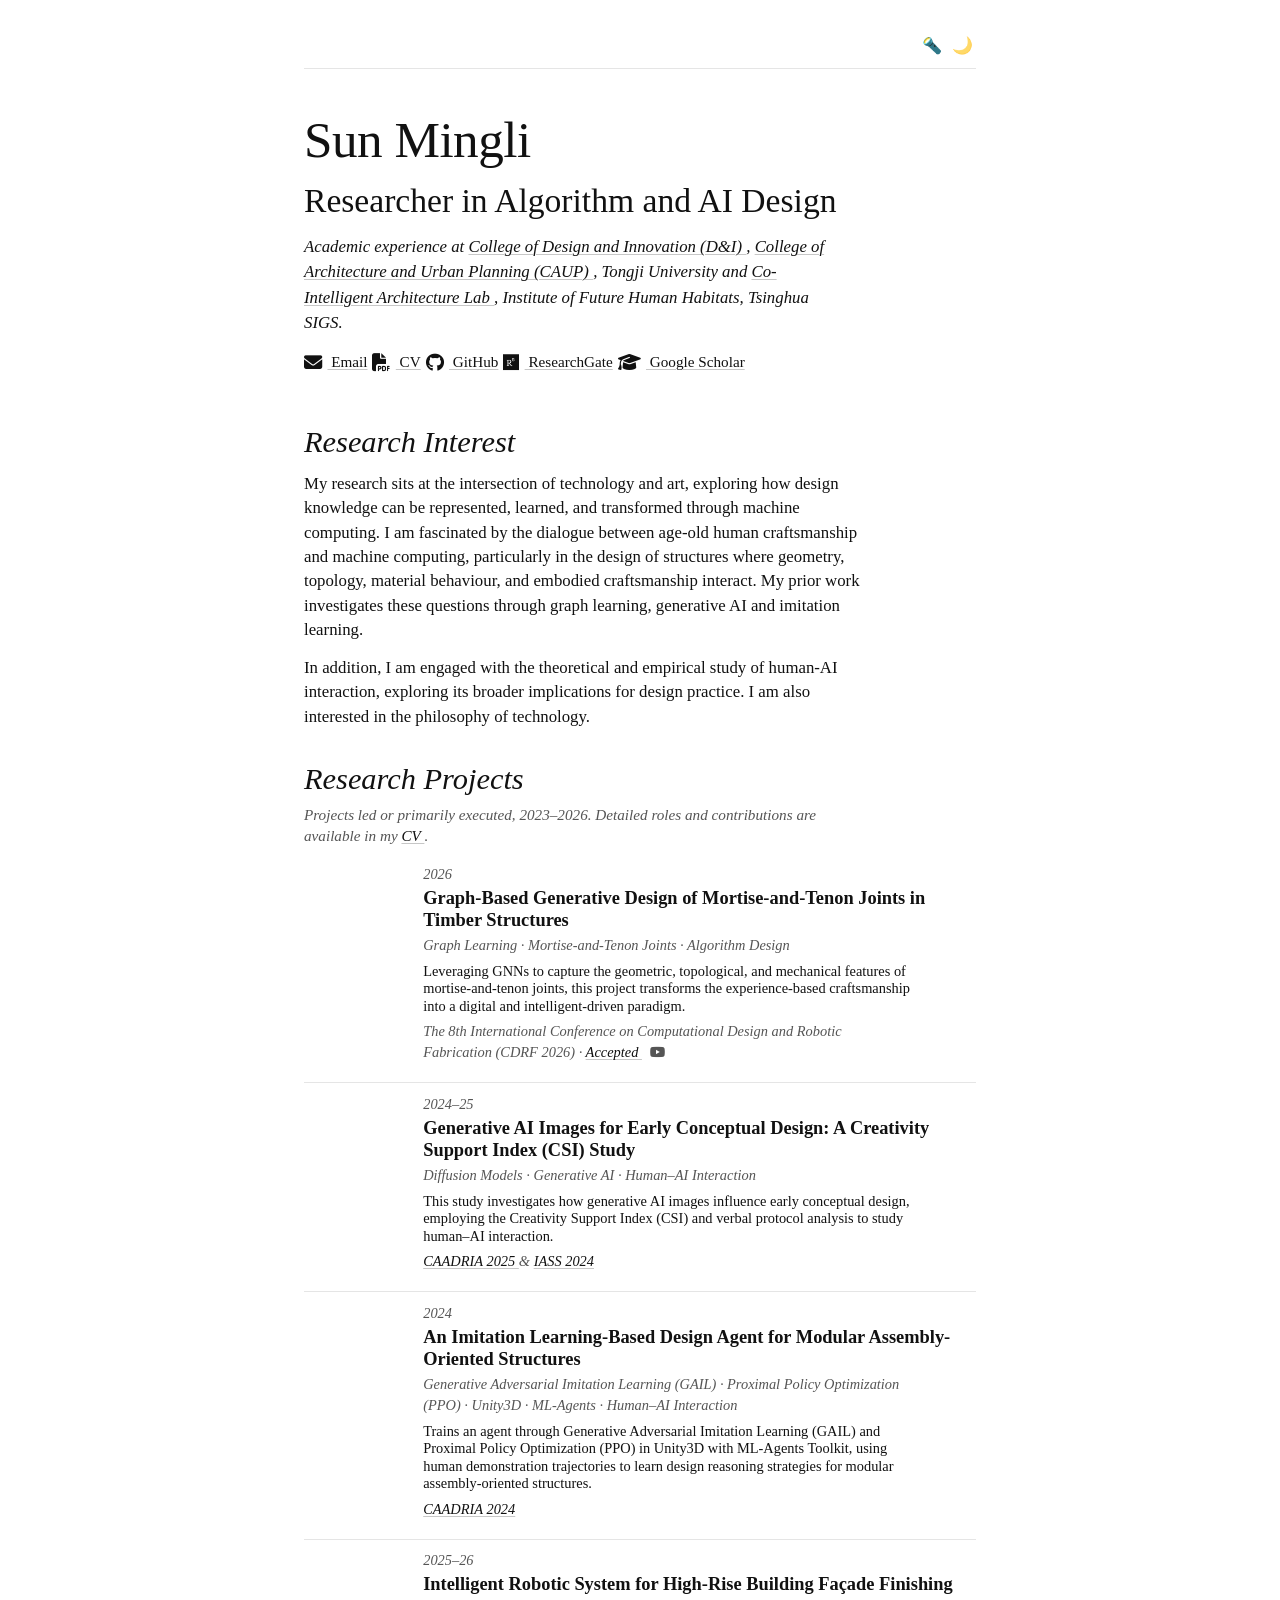
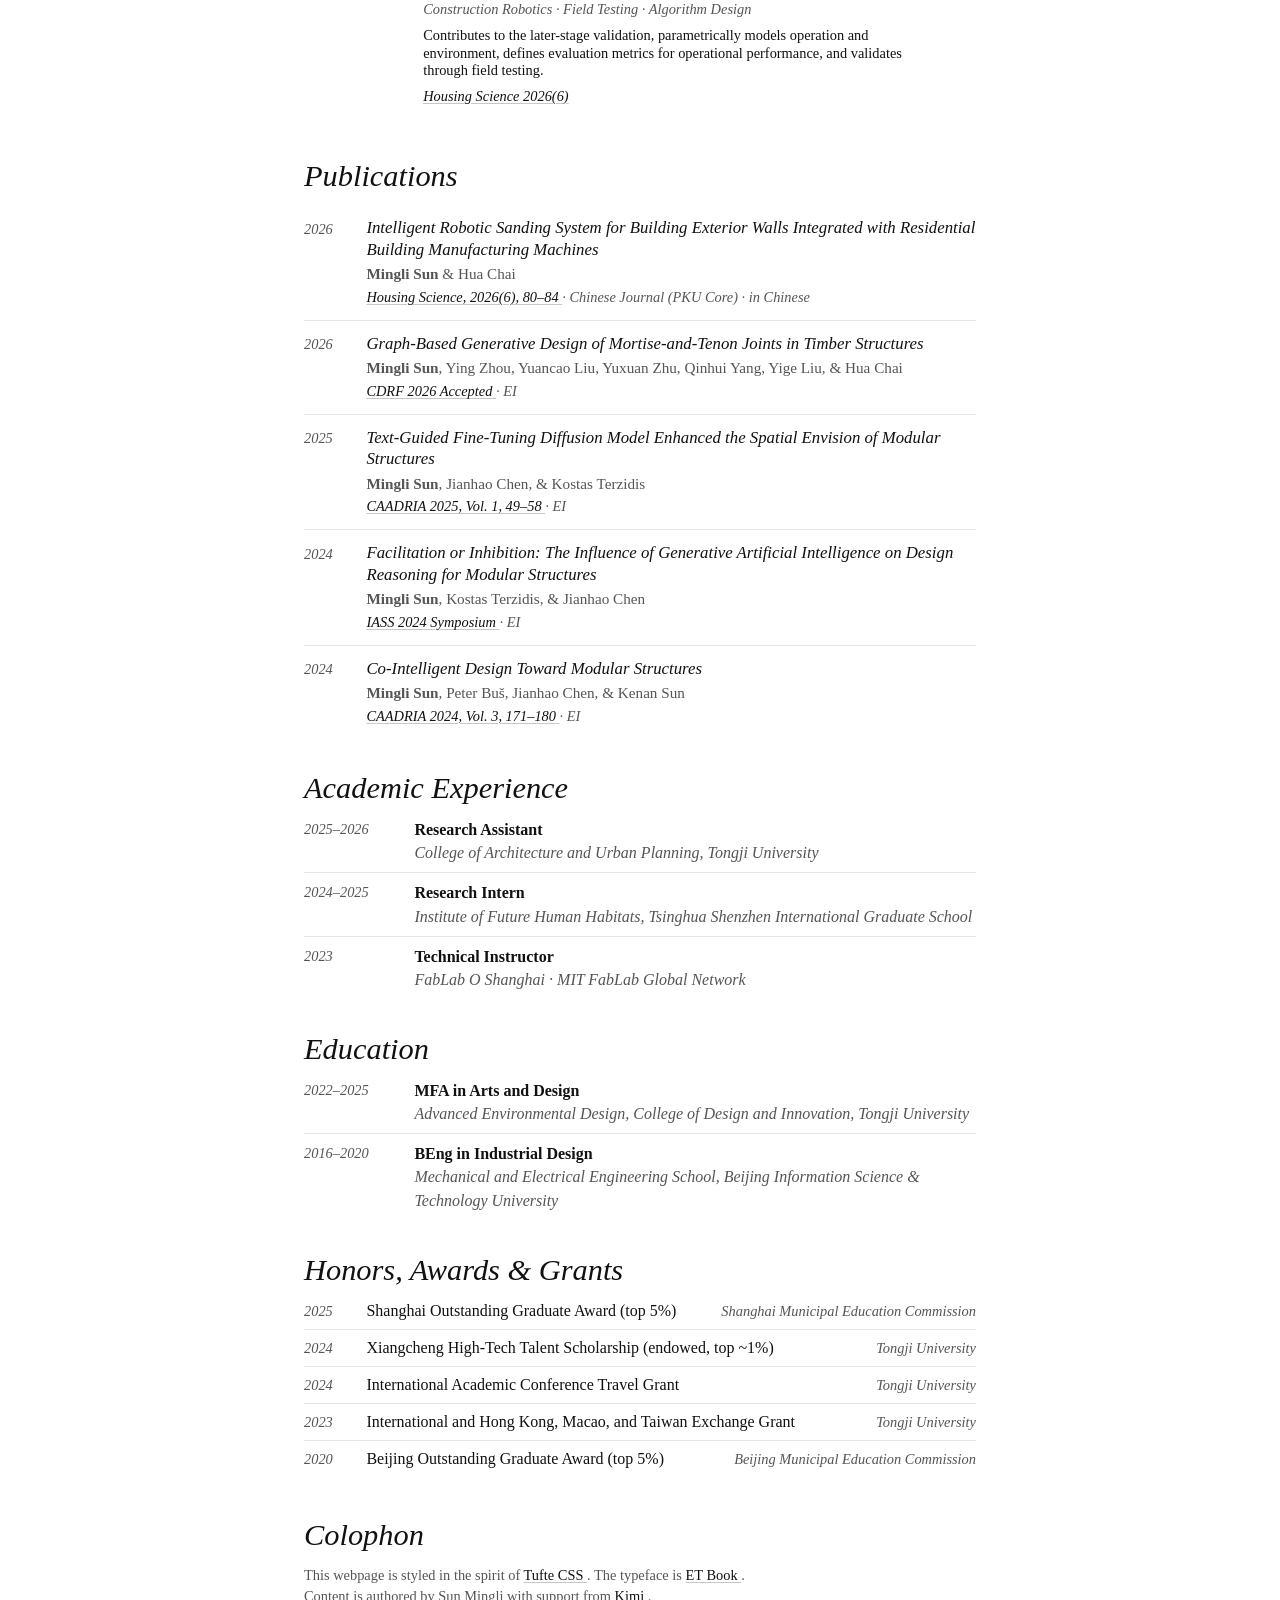
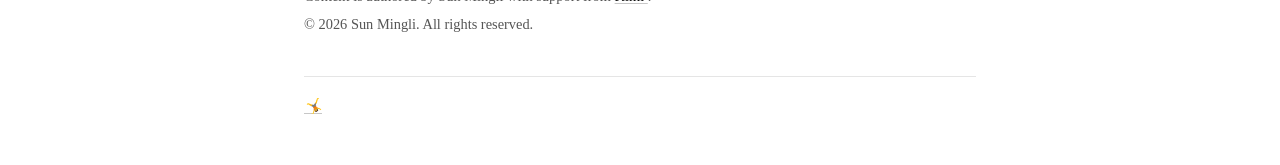
<file: index.html>
<!DOCTYPE html>
<html lang="en">

<head>

  <meta charset="utf-8">

  <meta
    name="viewport"
    content="width=device-width, initial-scale=1"
  >

  <title>Sun Mingli</title>

  <meta
    name="description"
    content="Sun Mingli is a researcher working at the intersection of machine learning, structural architecture, human–AI collaboration, and construction robotics."
  >

  <meta
    name="author"
    content="Sun Mingli"
  >

  <meta
    name="theme-color"
    content="#ffffff"
  >

  <link
    rel="canonical"
    href="https://mingliiiii.github.io/"
  >

  <link
    rel="icon"
    href="data:image/svg+xml,%3Csvg xmlns=%22http://www.w3.org/2000/svg%22 viewBox=%220 0 100 100%22%3E%3Ctext y=%22.9em%22 font-size=%2290%22%3E🪞%3C/text%3E%3C/svg%3E"
    type="image/svg+xml"
  >

  <link
    rel="stylesheet"
    href="https://cdnjs.cloudflare.com/ajax/libs/font-awesome/6.5.1/css/all.min.css"
    integrity="sha512-DTOQO9RWCH3ppGqcWaEA1BIZOC6xxalwEsw9c2QQeAIftl+Vegovlnee1c9QX4TctnWMn13TZye+giMm8e2LwA=="
    crossorigin="anonymous"
    referrerpolicy="no-referrer"
  >


  <style>


    /* =========================================================
       Star particles
       ========================================================= */

    .star-particle {

      --star-x: 0px;
      --star-y: 0px;
      --star-r: 0deg;

      position: fixed;

      z-index: 9999;

      width: 1em;
      height: 1em;

      pointer-events: none;

      line-height: 1;

      transform:
        translate(-50%, -50%);

      will-change:
        transform,
        opacity;

      color: #111;

    }


    [data-theme="dark"] .star-particle {

      color: #e8e4dc;

    }


    .star-particle--trail {

      opacity: 0.9;

      animation:
        star-drift
        780ms
        ease-out
        forwards;

    }


    .star-particle--burst {

      animation:
        star-drift
        1.22s
        cubic-bezier(0.22, 0.65, 0.24, 1)
        forwards;

    }


    @keyframes star-drift {

      0% {

        opacity: 1;

        transform:
          translate(-50%, -50%)
          rotate(0deg)
          scale(1);

      }

      100% {

        opacity: 0;

        transform:
          translate(
            calc(-50% + var(--star-x)),
            calc(-50% + var(--star-y))
          )
          rotate(var(--star-r))
          scale(0);

      }

    }


    @media (prefers-reduced-motion: reduce) {

      html {

        scroll-behavior: auto;

      }

      *,
      *::before,
      *::after {

        animation-duration:
          0.01ms !important;

        animation-iteration-count:
          1 !important;

        scroll-behavior:
          auto !important;

        transition-duration:
          0.01ms !important;

      }

      .star-particle {

        display: none !important;

      }

    }


    @media (pointer: coarse) {

      .star-particle--trail {

        opacity: 0.82;

      }

    }


    /* =========================================================
       Highlight
       ========================================================= */

    .highlight-pink {

      background-color: transparent;

      color: var(--text);

    }


    /* =========================================================
       ET Book
       ========================================================= */

    @font-face {

      font-family: "et-book";

      src:
        url(
          "https://cdn.bootcdn.net/ajax/libs/tufte-css/1.8.0/et-book/et-book-roman-line-figures/et-book-roman-line-figures.woff"
        )
        format("woff");

      font-weight: normal;

      font-style: normal;

      font-display: swap;

    }


    @font-face {

      font-family: "et-book";

      src:
        url(
          "https://cdn.bootcdn.net/ajax/libs/tufte-css/1.8.0/et-book/et-book-bold-line-figures/et-book-bold-line-figures.woff"
        )
        format("woff");

      font-weight: bold;

      font-style: normal;

      font-display: swap;

    }


    @font-face {

      font-family: "et-book";

      src:
        url(
          "https://cdn.bootcdn.net/ajax/libs/tufte-css/1.8.0/et-book/et-book-semi-bold-old-style-figures/et-book-semi-bold-old-style-figures.woff"
        )
        format("woff");

      font-weight: 600;

      font-style: normal;

      font-display: swap;

    }


    @font-face {

      font-family: "et-book";

      src:
        url(
          "https://cdn.bootcdn.net/ajax/libs/tufte-css/1.8.0/et-book/et-book-display-italic-old-style-figures/et-book-display-italic-old-style-figures.woff"
        )
        format("woff");

      font-weight: normal;

      font-style: italic;

      font-display: swap;

    }


    @font-face {

      font-family: "et-book";

      src:
        url(
          "https://cdn.bootcdn.net/ajax/libs/tufte-css/1.8.0/et-book/et-book-roman-old-style-figures/et-book-roman-old-style-figures.woff"
        )
        format("woff");

      font-weight: normal;

      font-style: normal;

      font-display: swap;

    }


    /* =========================================================
       Theme variables
       ========================================================= */

    :root {

      --bg: #ffffff;

      --text: #111111;

      --text-secondary: #555555;

      --border:
        rgba(0, 0, 0, 0.10);

      --link-underline:
        rgba(0, 0, 0, 0.22);

      --max-width: 720px;

      --font:
        "et-book",
        Georgia,
        "Times New Roman",
        serif;

    }


    [data-theme="dark"] {

      --bg: #111111;

      --text: #e8e4dc;

      --text-secondary: #999999;

      --border:
        rgba(255, 255, 255, 0.08);

      --link-underline:
        rgba(255, 255, 255, 0.28);

    }


    /* =========================================================
       Global
       ========================================================= */

    * {

      box-sizing: border-box;

      margin: 0;

      padding: 0;

    }


    html {

      font-size: 16px;

      -webkit-font-smoothing:
        antialiased;

      -moz-osx-font-smoothing:
        grayscale;

      scroll-behavior: smooth;

    }


    body {

      font-family: var(--font);

      font-size: 1.05rem;

      line-height: 1.45;

      color: var(--text);

      background: var(--bg);

      max-width:
        var(--max-width);

      margin: 0 auto;

      padding:
        2rem
        1.5rem
        3rem;

      transition:
        background 0.3s ease,
        color 0.3s ease;

    }


    /* =========================================================
       Header
       ========================================================= */

    .site-header {

      display: flex;

      justify-content: flex-end;

      align-items: baseline;

      margin-bottom: 2.5rem;

      padding-bottom: 0.5rem;

      border-bottom:
        1px solid var(--border);

    }


    .theme-toggle {

      background: none;

      border: none;

      cursor: pointer;

      font-size: 1rem;

      color:
        var(--text-secondary);

      padding: 0;

      font-family:
        var(--font);

    }


    .theme-toggle:hover {

      color: var(--text);

    }


    /* =========================================================
       Typography
       ========================================================= */

    h1,
    h2,
    h3,
    h4 {

      font-family: var(--font);

      font-weight: normal;

      color: var(--text);

      line-height: 1.2;

    }


    h1 {

      font-size: 3.6rem;

      letter-spacing: -0.01em;

    }


    h2 {

      font-size: 1.9rem;

      margin-top: 2.2rem;

      margin-bottom: 0.9rem;

      font-style: italic;

      font-weight: normal;

    }


    h3 {

      font-size: 1.15rem;

      margin-top: 1.3rem;

      margin-bottom: 0.35rem;

      font-weight: bold;

      font-style: normal;

    }


    h4 {

      font-size: 1.05rem;

      margin-top: 0.9rem;

      margin-bottom: 0.25rem;

      font-style: italic;

      font-weight: normal;

    }


    p {

      margin-bottom: 0.85rem;

      max-width: 68ch;

    }


    a {

      color: var(--text);

      text-decoration: underline;

      text-decoration-color:
        var(--link-underline);

      text-decoration-thickness: 1px;

      text-underline-offset: 0.12em;

      transition:
        text-decoration-color 0.2s;

    }


    a:hover {

      text-decoration-color:
        var(--text);

    }


    strong {

      font-weight: bold;

    }


    em {

      font-style: italic;

    }


    /* =========================================================
       Hero
       ========================================================= */

    .hero {

      margin-bottom: 3.2rem;

    }


    .hero-title {

      font-size: 3.2rem;

      font-weight: normal;

      margin-bottom: 0.67rem;

    }


    .hero-subtitle {

      font-size: 2.1rem;

      font-weight: normal;

      margin-bottom: 0.8rem;

      line-height: 1.2;

      color: var(--text);

    }


    .hero-intro {

      font-size: 1.05rem;

      line-height: 1.5;

      max-width: 62ch;

      margin-bottom: 1rem;

    }


    .hero-links {

      display: flex;

      gap: 0.3rem;

      flex-wrap: wrap;

    }


    .hero-links a {

      font-family: var(--font);

      font-size: 0.95rem;

    }


    /* =========================================================
       Sections
       ========================================================= */

    section {

      margin-top: 2rem;

    }


    .section-label {

      font-family: var(--font);

      font-style: italic;

      font-size: 1.9rem;

      font-weight: normal;

      color: var(--text);

      margin-bottom: 0.7rem;

      display: block;

      line-height: 1.2;

    }


    .section-sublabel {

      font-size: 0.95rem;

      font-style: italic;

      color: var(--text-secondary);

      margin-bottom: 1.2rem;

      margin-top: -0.3rem;

      line-height: 1.4;

    }


    /* =========================================================
       Research projects
       ========================================================= */

    .research-item {

      margin-bottom: 0.77rem;

      padding-bottom: 0.6rem;

      border-bottom:
        1px solid var(--border);

    }


    .research-item:last-child {

      border-bottom: none;

    }


    /* =========================================================
       Research video block
       ========================================================= */

    .research-video-block {

      display: grid;

      grid-template-columns:
        100px
        minmax(0, 1fr);

      gap: 1.2rem;

      align-items: center;

      margin-bottom: 0.6rem;

    }


    /* Video thumbnail */

    .research-video-media {

      width: 100px;

      height: 100px;

      aspect-ratio: 1 / 1;

      overflow: hidden;

      flex-shrink: 0;

      position: relative;

    }


    .research-video-media video {

      display: block;

      width: 100%;

      height: 100%;

      object-fit: cover;

      transform:
        scale(1);

      transform-origin:
        center center;

      cursor: pointer;

    }


    /* Project 02 special crop */

    .research-video-media video.video-zoom {

      transform:
        scale(1);

    }


    /* Right column */

    .research-video-content {

      min-width: 0;

    }


    /* Year */

    .research-video-year {

      font-family: var(--font);

      font-style: italic;

      font-size: 0.9rem;

      color: var(--text-secondary);

      line-height: 1.2;

      margin-bottom: 0.25rem;

    }


    .research-item h3 {

      font-size: 1.15rem;

      font-weight: bold;

      margin-top: 0;

      margin-bottom: 0.25rem;

    }


    .research-item h3 a {

      color: var(--text);

      text-decoration: none;

      border-bottom:
        1px solid transparent;

      text-underline-offset: 0;

      transition:
        border-color 0.2s ease;

    }


    .research-item h3 a:hover {

      text-decoration: none;

      border-bottom-color:
        var(--text);

    }


    .research-item .subtitle {

      font-family: var(--font);

      font-style: italic;

      font-size: 0.9rem;

      color: var(--text-secondary);

      margin-bottom: 0.45rem;

    }


    .research-item .desc {

      font-size: 0.9rem;

      line-height: 1.2;

      margin-bottom: 0.4rem;

    }


    .research-item .venue {

      font-family: var(--font);

      font-style: italic;

      font-size: 0.9rem;

      color: var(--text-secondary);

      margin-bottom: 0;

    }


    /* =========================================================
       YouTube icon
       ========================================================= */

    .youtube-link {

      display: inline-block;

      margin-left: 0.55em;

      color: var(--text-secondary);

      text-decoration: none;

      border: none;

      vertical-align: baseline;

      transition:
        color 0.2s ease;

    }


    .youtube-link:hover {

      color: var(--text);

      text-decoration: none;

    }


    .youtube-link i {

      font-size: 0.95em;

    }


    /* =========================================================
       Publications
       ========================================================= */

    .pub-item {

      display: grid;

      grid-template-columns:
        3.2rem
        1fr;

      gap: 0.7rem;

      padding: 0.75rem 0;

      border-bottom:
        1px solid var(--border);

    }


    .pub-item:first-child {

      padding-top: 0;

    }


    .pub-item:last-child {

      border-bottom: none;

    }


    .pub-year {

      font-family: var(--font);

      font-style: italic;

      font-size: 0.9rem;

      color: var(--text-secondary);

      padding-top: 0.1rem;

    }


    .pub-title {

      font-size: 1.05rem;

      font-weight: normal;

      font-style: italic;

      margin-bottom: 0.15rem;

      line-height: 1.3;

    }


    .pub-authors {

      font-size: 0.95rem;

      color: var(--text-secondary);

      margin-bottom: 0.1rem;

    }


    .pub-venue {

      font-family: var(--font);

      font-style: italic;

      font-size: 0.9rem;

      color: var(--text-secondary);

    }


    /* =========================================================
       Timeline
       ========================================================= */

    .timeline-item {

      display: grid;

      grid-template-columns:
        6.2rem
        1fr;

      gap: 0.7rem;

      padding: 0.5rem 0;

      border-bottom:
        1px solid var(--border);

    }


    .timeline-item:first-child {

      padding-top: 0;

    }


    .timeline-item:last-child {

      border-bottom: none;

    }


    .timeline-date {

      font-family: var(--font);

      font-style: italic;

      font-size: 0.9rem;

      color: var(--text-secondary);

      padding-top: 0.05rem;

    }


    .timeline-content {

      font-size: 1rem;

      line-height: 1.45;

    }


    .timeline-content .role {

      font-weight: bold;

      display: block;

    }


    .timeline-content .institution {

      font-style: italic;

      color: var(--text-secondary);

      display: block;

    }


    /* =========================================================
       Awards
       ========================================================= */

    .award-item {

      display: grid;

      grid-template-columns:
        3.2rem
        1fr
        auto;

      gap: 0.7rem;

      padding: 0.4rem 0;

      border-bottom:
        1px solid var(--border);

      align-items: baseline;

    }


    .award-item:first-child {

      padding-top: 0;

    }


    .award-item:last-child {

      border-bottom: none;

    }


    .award-year {

      font-family: var(--font);

      font-style: italic;

      font-size: 0.9rem;

      color: var(--text-secondary);

    }


    .award-name {

      font-size: 1rem;

      font-weight: normal;

    }


    .award-org {

      font-family: var(--font);

      font-style: italic;

      font-size: 0.9rem;

      color: var(--text-secondary);

      text-align: right;

    }


    /* =========================================================
       Colophon
       ========================================================= */

    .colophon {

      margin-top: 2.5rem;

    }


    .colophon p {

      font-size: 0.9rem;

      color: var(--text-secondary);

      line-height: 1.5;

      margin-bottom: 0.4rem;

    }


    /* =========================================================
       Footer
       ========================================================= */

    .site-footer {

      margin-top: 2.5rem;

      padding-top: 1.2rem;

      border-top:
        1px solid var(--border);

      display: flex;

      justify-content: space-between;

      align-items: baseline;

      font-family: var(--font);

      font-style: italic;

      font-size: 0.9rem;

      color: var(--text-secondary);

    }


    .site-footer a {

      font-size: 0.9rem;

      color: var(--text-secondary);

    }


    /* =========================================================
       Icons
       ========================================================= */

    .link-icon {

      font-style: normal;

      margin-right: 0.3em;

      display: inline-block;

      font-size: 1.2em;

      vertical-align: middle;

    }


    .school-logo {

      display: inline-block;

      width: 1.1em;

      height: 1.1em;

      vertical-align: middle;

      margin-right: 0.25em;

      margin-left: 0.1em;

      border-radius: 50%;

      object-fit: cover;

    }


    /* =========================================================
       Mobile
       ========================================================= */

    @media (max-width: 600px) {


      body {

        padding:
          1.2rem
          1rem
          2.5rem;

      }


      h1,
      .hero-title {

        font-size: 2.4rem;

      }


      .hero-subtitle {

        font-size: 1.6rem;

      }


      h2 {

        font-size: 1.5rem;

      }


      /* ---------------------------------------------------------
         Research projects remain horizontal on mobile
         --------------------------------------------------------- */

      .research-video-block {

        display: grid;

        grid-template-columns:
          92px
          minmax(0, 1fr);

        gap: 0.85rem;

        align-items: center;

        margin-bottom: 0.65rem;

      }


      .research-video-media {

        width: 92px;

        height: 92px;

        aspect-ratio: 1 / 1;

        overflow: hidden;

        position: relative;

        flex-shrink: 0;

      }


      .research-video-media video {

        width: 100%;

        height: 100%;

        object-fit: cover;

        display: block;

      }


      /* Reduce Project 02 crop on mobile */

      .research-video-media video.video-zoom {

        transform:
          scale(1.7);

      }


      .research-video-year {

        font-size: 0.82rem;

        margin-bottom: 0.2rem;

      }


      .research-item h3 {

        font-size: 1rem;

        line-height: 1.22;

        margin-top: 0;

        margin-bottom: 0.2rem;

      }


      .research-item .subtitle {

        font-size: 0.82rem;

        line-height: 1.25;

        margin-bottom: 0.35rem;

      }


      .research-item .desc {

        font-size: 0.82rem;

        line-height: 1.3;

        margin-bottom: 0.3rem;

      }


      .research-item .venue {

        font-size: 0.82rem;

        line-height: 1.3;

      }


      /* ---------------------------------------------------------
         Publications
         --------------------------------------------------------- */

      .pub-item {

        grid-template-columns:
          1fr;

        gap: 0.15rem;

      }


      .pub-year {

        padding-top: 0;

      }


      /* ---------------------------------------------------------
         Timeline
         --------------------------------------------------------- */

      .timeline-item {

        grid-template-columns:
          1fr;

        gap: 0.1rem;

      }


      /* ---------------------------------------------------------
         Awards
         --------------------------------------------------------- */

      .award-item {

        grid-template-columns:
          1fr;

        gap: 0.1rem;

      }


      .award-org {

        text-align: left;

      }

    }


    /* =========================================================
       Selection
       ========================================================= */

    ::selection {

      background:
        rgba(0, 0, 0, 0.12);

    }


    [data-theme="dark"] ::selection {

      background:
        rgba(255, 255, 255, 0.15);

    }
    /* =========================================================
   Gallery link
   ========================================================= */

      .gallery-link {
        display: inline-flex;
        align-items: center;
        justify-content: center;

        width: 28px;
        height: 28px;

        margin-left: 0.35rem;

        color: inherit;
        text-decoration: none;

        opacity: 0.7;

        transition:
        opacity 0.2s ease,
        transform 0.2s ease;
      }

      .gallery-link:hover {
        opacity: 1;
        transform: translateY(-1px);
      }

        .gallery-link i {
        font-size: 0.95rem;
      }

  </style>


  <!-- =========================================================
       Theme initialization
       ========================================================= -->

  <script>

    try {

      const saved =
        localStorage.getItem(
          "mingli-theme"
        );

      const preferred =
        matchMedia(
          "(prefers-color-scheme: dark)"
        ).matches
          ? "dark"
          : "light";

      document.documentElement.dataset.theme =
        saved || preferred;

    } catch (_) {}

  </script>


  <!-- =========================================================
       Structured data
       ========================================================= -->

  <script type="application/ld+json">

  {
    "@context": "https://schema.org",

    "@type": "Person",

    "name": "Sun Mingli",

    "jobTitle":
      "Researcher in Computational Design",

    "url":
      "https://mingliiiii.github.io/",

    "email":
      "mailto:mingli_sun@tongji.edu.cn",

    "affiliation": [

      {
        "@type":
          "CollegeOrUniversity",

        "name":
          "Tongji University"
      },

      {
        "@type":
          "CollegeOrUniversity",

        "name":
          "Tsinghua Shenzhen International Graduate School"
      }

    ]

  }

  </script>


  <base target="_blank">

</head>


<body>


  <!-- =========================================================
       Header
       ========================================================= -->

  <header class="site-header">

    <button
      class="theme-toggle"
      id="theme-toggle"
      type="button"
      aria-label="Toggle color theme"
      title="Toggle color theme"
    >
      🔦
    </button>
    
  <!-- Gallery -->
    <a
      href="gallery.html"
      class="gallery-link"
      aria-label="Mingli's Gallery"
      title="Mingli's Gallery"
    >
      🌙
    </a>

  </header>


  <main id="top">


    <!-- =======================================================
         Hero
         ======================================================= -->

    <section class="hero">


      <h1 class="hero-title">

        Sun Mingli

      </h1>


      <p class="hero-subtitle">

        Researcher in Algorithm and AI Design

      </p>


      <p class="hero-intro">

        <em>

          Academic experience at

          <a
            href="https://tjdi.tongji.edu.cn/?lang=en"
          >
            College of Design and Innovation (D&amp;I)
          </a>,

          <a
            href="https://caup.tongji.edu.cn/caupen/"
          >
            College of Architecture and Urban Planning (CAUP)
          </a>,

          Tongji University and

          <a
            href="https://www.coia.tech/"
          >
            Co-Intelligent Architecture Lab
          </a>,

          Institute of Future Human Habitats,
          Tsinghua SIGS.

        </em>

      </p>


      <div class="hero-links">


        <a
          href="mailto:2233747@tongji.edu.cn"
        >

          <i
            class="fa-solid fa-envelope link-icon"
            aria-hidden="true"
          ></i>

          Email

        </a>


        <a
          href="Sun_Mingli_CV.pdf"
        >

          <i
            class="fa-solid fa-file-pdf link-icon"
            aria-hidden="true"
          ></i>

          CV

        </a>


        <a
          href="https://github.com/Mingliiiii?tab=repositories"
          target="_blank"
          rel="noreferrer noopener"
        >

          <i
            class="fa-brands fa-github link-icon"
            aria-hidden="true"
          ></i>

          GitHub

        </a>


        <a
          href="https://www.researchgate.net/profile/Mingli-Sun-4"
          target="_blank"
          rel="noreferrer noopener"
        >

          <i
            class="fa-brands fa-researchgate link-icon"
            aria-hidden="true"
          ></i>

          ResearchGate

        </a>


        <a
          href="https://scholar.google.com/citations?user=ayEBnm4AAAAJ&hl=zh-CN&authuser=1"
          target="_blank"
          rel="noreferrer noopener"
        >

          <i
            class="fa-solid fa-graduation-cap link-icon"
            aria-hidden="true"
          ></i>

          Google Scholar

        </a>


      </div>


    </section>


    <!-- =======================================================
         Research Interest
         ======================================================= -->

    <section id="research-interest">


      <span class="section-label">

        Research Interest

      </span>


      <p>

        <span class="highlight-pink">

          My research sits at the intersection of technology and art,
          exploring how design knowledge can be represented, learned,
          and transformed through machine computing. I am fascinated
          by the dialogue between age-old human craftsmanship and
          machine computing, particularly in the design of structures
          where geometry, topology, material behaviour, and embodied
          craftsmanship interact. My prior work investigates these
          questions through graph learning, generative AI and
          imitation learning.

        </span>

      </p>


      <p>

        <span class="highlight-pink">

          In addition, I am engaged with the theoretical and empirical
          study of human-AI interaction, exploring its broader
          implications for design practice. I am also interested in
          the philosophy of technology.

        </span>

      </p>


    </section>


    <!-- =======================================================
         Research Projects
         ======================================================= -->

    <section id="research">


      <span class="section-label">

        Research Projects

      </span>


      <p class="section-sublabel">

        Projects led or primarily executed, 2023–2026.
        Detailed roles and contributions are available in my
        <a href="Sun_Mingli_CV.pdf">
          CV
        </a>.

      </p>


      <!-- =====================================================
           Project 01
           ===================================================== -->

      <div class="research-item">


        <div class="research-video-block">


          <div
            class="research-video-media"
            id="project-01-media"
          >

            <video
              autoplay
              muted
              loop
              playsinline
              webkit-playsinline
              preload="auto"
              aria-label="Graph-Based Generative Design of Mortise-and-Tenon Joints in Timber Structures"
            >

              <source
                src="rotation.mp4"
                type="video/mp4"
              >

            </video>

          </div>


          <div class="research-video-content">


            <div class="research-video-year">

              2026

            </div>


            <h3>

              <a
                href="https://www.youtube.com/watch?v=u5Ec4ELluCE"
                target="_blank"
                rel="noreferrer noopener"
                aria-label="Watch project video on YouTube"
                title="Watch project video on YouTube"
              >

                Graph-Based Generative Design of Mortise-and-Tenon
                Joints in Timber Structures

              </a>

            </h3>


            <p class="subtitle">

              Graph Learning · Mortise-and-Tenon Joints · Algorithm Design

            </p>


            <p class="desc">

              Leveraging GNNs to capture the geometric, topological,
              and mechanical features of mortise-and-tenon joints,
              this project transforms the experience-based craftsmanship
              into a digital and intelligent-driven paradigm.

            </p>


            <p class="venue">

              The 8th International Conference on Computational Design
              and Robotic Fabrication (CDRF 2026) ·

              <a
                href="https://github.com/Mingliiiii/mingliiiii.github.io/blob/master/Graph-Based%20Generative%20Design%20of%20Mortise-and-Tenon%20Joints%20in%20Timber%20Structures.pdf"
                target="_blank"
                rel="noreferrer noopener"
              >
                Accepted
              </a>


              <a
                class="youtube-link"
                href="https://www.youtube.com/watch?v=u5Ec4ELluCE"
                target="_blank"
                rel="noreferrer noopener"
                aria-label="Watch project video on YouTube"
                title="Watch project video on YouTube"
              >

                <i
                  class="fa-brands fa-youtube"
                  aria-hidden="true"
                ></i>

              </a>

            </p>


          </div>


        </div>


      </div>


      <!-- =====================================================
           Project 02
           ===================================================== -->

      <div class="research-item">


        <div class="research-video-block">


          <div
            class="research-video-media"
            id="project-02-media"
          >

            <video
              autoplay
              muted
              loop
              playsinline
              webkit-playsinline
              preload="auto"
              class="video-zoom"
              aria-label="Generative AI Images for Early Conceptual Design"
            >

              <source
                src="p2.mp4"
                type="video/mp4"
              >

            </video>

          </div>


          <div class="research-video-content">


            <div class="research-video-year">

              2024–25

            </div>


            <h3>

              Generative AI Images for Early Conceptual Design:
              A Creativity Support Index (CSI) Study

            </h3>


            <p class="subtitle">

              Diffusion Models · Generative AI · Human–AI Interaction

            </p>


            <p class="desc">

              This study investigates how generative AI images influence
              early conceptual design, employing the Creativity Support
              Index (CSI) and verbal protocol analysis to study
              human–AI interaction.

            </p>


            <p class="venue">

              <a
                href="https://doi.org/10.52842/conf.caadria.2025.1.049"
                target="_blank"
                rel="noreferrer noopener"
              >
                CAADRIA 2025
              </a>

              &amp;

              <a
                href="https://doi.org/10.3929/ethz-b-000728788"
                target="_blank"
                rel="noreferrer noopener"
              >
                IASS 2024
              </a>

            </p>


          </div>


        </div>


      </div>


      <!-- =====================================================
           Project 03
           ===================================================== -->

      <div class="research-item">


        <div class="research-video-block">


          <div
            class="research-video-media"
            id="project-03-media"
          >

            <video
              autoplay
              muted
              loop
              playsinline
              webkit-playsinline
              preload="auto"
              aria-label="An Imitation Learning-Based Design Agent for Modular Assembly-Oriented Structures"
            >

              <source
                src="p3.mp4"
                type="video/mp4"
              >

            </video>

          </div>


          <div class="research-video-content">


            <div class="research-video-year">

              2024

            </div>


            <h3>

              An Imitation Learning-Based Design Agent for
              Modular Assembly-Oriented Structures

            </h3>


            <p class="subtitle">

              Generative Adversarial Imitation Learning (GAIL) ·
              Proximal Policy Optimization (PPO) · Unity3D ·
              ML-Agents · Human–AI Interaction

            </p>


            <p class="desc">

              Trains an agent through Generative Adversarial Imitation
              Learning (GAIL) and Proximal Policy Optimization (PPO)
              in Unity3D with ML-Agents Toolkit, using human demonstration
              trajectories to learn design reasoning strategies for
              modular assembly-oriented structures.

            </p>


            <p class="venue">

              <a
                href="https://doi.org/10.52842/conf.caadria.2024.3.171"
                target="_blank"
                rel="noreferrer noopener"
              >
                CAADRIA 2024
              </a>

            </p>


          </div>


        </div>


      </div>


      <!-- =====================================================
           Project 04
           ===================================================== -->

      <div class="research-item">


        <div class="research-video-block">


          <div
            class="research-video-media"
            id="project-04-media"
          >

            <video
              autoplay
              muted
              loop
              playsinline
              webkit-playsinline
              preload="auto"
              aria-label="Intelligent Robotic System for High-Rise Building Façade Finishing"
            >

              <source
                src="p4.mp4"
                type="video/mp4"
              >

            </video>

          </div>


          <div class="research-video-content">


            <div class="research-video-year">

              2025–26

            </div>


            <h3>

              Intelligent Robotic System for High-Rise Building
              Façade Finishing

            </h3>


            <p class="subtitle">

              Construction Robotics · Field Testing · Algorithm Design

            </p>


            <p class="desc">

              Contributes to the later-stage validation, parametrically
              models operation and environment, defines evaluation metrics
              for operational performance, and validates through field testing.

            </p>


            <p class="venue">

              <a
                href="https://doi.org/10.3969/j.issn.1002-0454.2026.06.011"
                target="_blank"
                rel="noreferrer noopener"
              >
                Housing Science 2026(6)
              </a>

            </p>


          </div>


        </div>


      </div>


    </section>


    <!-- =======================================================
         Publications
         ======================================================= -->

    <section id="publications">


      <span class="section-label">

        Publications

      </span>


      <div class="pub-item">


        <div class="pub-year">

          2026

        </div>


        <div>

          <div class="pub-title">

            Intelligent Robotic Sanding System for Building Exterior
            Walls Integrated with Residential Building Manufacturing Machines

          </div>


          <div class="pub-authors">

            <strong>Mingli Sun</strong>
            &amp;
            Hua Chai

          </div>


          <div class="pub-venue">

            <a
              href="https://doi.org/10.3969/j.issn.1002-0454.2026.06.011"
              target="_blank"
              rel="noreferrer noopener"
            >
              Housing Science, 2026(6), 80–84
            </a>

            · Chinese Journal (PKU Core) · in Chinese

          </div>

        </div>


      </div>


      <div class="pub-item">


        <div class="pub-year">

          2026

        </div>


        <div>

          <div class="pub-title">

            Graph-Based Generative Design of Mortise-and-Tenon
            Joints in Timber Structures

          </div>


          <div class="pub-authors">

            <strong>Mingli Sun</strong>,
            Ying Zhou,
            Yuancao Liu,
            Yuxuan Zhu,
            Qinhui Yang,
            Yige Liu,
            &amp;
            Hua Chai

          </div>


          <div class="pub-venue">

            <a
              href="https://github.com/Mingliiiii/mingliiiii.github.io/blob/master/Graph-Based%20Generative%20Design%20of%20Mortise-and-Tenon%20Joints%20in%20Timber%20Structures.pdf"
              target="_blank"
              rel="noreferrer noopener"
            >
              CDRF 2026 Accepted
            </a>

            · EI

          </div>

        </div>


      </div>


      <div class="pub-item">


        <div class="pub-year">

          2025

        </div>


        <div>

          <div class="pub-title">

            Text-Guided Fine-Tuning Diffusion Model Enhanced
            the Spatial Envision of Modular Structures

          </div>


          <div class="pub-authors">

            <strong>Mingli Sun</strong>,
            Jianhao Chen,
            &amp;
            Kostas Terzidis

          </div>


          <div class="pub-venue">

            <a
              href="https://doi.org/10.52842/conf.caadria.2025.1.049"
              target="_blank"
              rel="noreferrer noopener"
            >
              CAADRIA 2025, Vol. 1, 49–58
            </a>

            · EI

          </div>

        </div>


      </div>


      <div class="pub-item">


        <div class="pub-year">

          2024

        </div>


        <div>

          <div class="pub-title">

            Facilitation or Inhibition: The Influence of Generative
            Artificial Intelligence on Design Reasoning for Modular Structures

          </div>


          <div class="pub-authors">

            <strong>Mingli Sun</strong>,
            Kostas Terzidis,
            &amp;
            Jianhao Chen

          </div>


          <div class="pub-venue">

            <a
              href="https://doi.org/10.3929/ethz-b-000728788"
              target="_blank"
              rel="noreferrer noopener"
            >
              IASS 2024 Symposium
            </a>

            · EI

          </div>

        </div>


      </div>


      <div class="pub-item">


        <div class="pub-year">

          2024

        </div>


        <div>

          <div class="pub-title">

            Co-Intelligent Design Toward Modular Structures

          </div>


          <div class="pub-authors">

            <strong>Mingli Sun</strong>,
            Peter Buš,
            Jianhao Chen,
            &amp;
            Kenan Sun

          </div>


          <div class="pub-venue">

            <a
              href="https://doi.org/10.52842/conf.caadria.2024.3.171"
              target="_blank"
              rel="noreferrer noopener"
            >
              CAADRIA 2024, Vol. 3, 171–180
            </a>

            · EI

          </div>

        </div>


      </div>


    </section>


    <!-- =======================================================
         Academic Experience
         ======================================================= -->

    <section id="experience">


      <span class="section-label">

        Academic Experience

      </span>


      <div class="timeline">


        <div class="timeline-item">


          <div class="timeline-date">

            2025–2026

          </div>


          <div class="timeline-content">

            <span class="role">

              Research Assistant

            </span>


            <span class="institution">

              College of Architecture and Urban Planning,
              Tongji University

            </span>

          </div>


        </div>


        <div class="timeline-item">


          <div class="timeline-date">

            2024–2025

          </div>


          <div class="timeline-content">

            <span class="role">

              Research Intern

            </span>


            <span class="institution">

              Institute of Future Human Habitats,
              Tsinghua Shenzhen International Graduate School

            </span>

          </div>


        </div>


        <div class="timeline-item">


          <div class="timeline-date">

            2023

          </div>


          <div class="timeline-content">

            <span class="role">

              Technical Instructor

            </span>


            <span class="institution">

              FabLab O Shanghai · MIT FabLab Global Network

            </span>

          </div>


        </div>


      </div>


    </section>


    <!-- =======================================================
         Education
         ======================================================= -->

    <section id="education">


      <span class="section-label">

        Education

      </span>


      <div class="timeline">


        <div class="timeline-item">


          <div class="timeline-date">

            2022–2025

          </div>


          <div class="timeline-content">

            <span class="role">

              MFA in Arts and Design

            </span>


            <span class="institution">

              Advanced Environmental Design,
              College of Design and Innovation,
              Tongji University

            </span>

          </div>


        </div>


        <div class="timeline-item">


          <div class="timeline-date">

            2016–2020

          </div>


          <div class="timeline-content">

            <span class="role">

              BEng in Industrial Design

            </span>


            <span class="institution">

              Mechanical and Electrical Engineering School,
              Beijing Information Science &amp; Technology University

            </span>

          </div>


        </div>


      </div>


    </section>


    <!-- =======================================================
         Awards
         ======================================================= -->

    <section id="awards">


      <span class="section-label">

        Honors, Awards &amp; Grants

      </span>


      <div class="awards-list">


        <div class="award-item">


          <div class="award-year">

            2025

          </div>


          <div class="award-name">

            Shanghai Outstanding Graduate Award (top 5%)

          </div>


          <div class="award-org">

            Shanghai Municipal Education Commission

          </div>


        </div>


        <div class="award-item">


          <div class="award-year">

            2024

          </div>


          <div class="award-name">

            Xiangcheng High-Tech Talent Scholarship
            (endowed, top ~1%)

          </div>


          <div class="award-org">

            Tongji University

          </div>


        </div>


        <div class="award-item">


          <div class="award-year">

            2024

          </div>


          <div class="award-name">

            International Academic Conference Travel Grant

          </div>


          <div class="award-org">

            Tongji University

          </div>


        </div>


        <div class="award-item">


          <div class="award-year">

            2023

          </div>


          <div class="award-name">

            International and Hong Kong, Macao, and Taiwan Exchange Grant

          </div>


          <div class="award-org">

            Tongji University

          </div>


        </div>


        <div class="award-item">


          <div class="award-year">

            2020

          </div>


          <div class="award-name">

            Beijing Outstanding Graduate Award (top 5%)

          </div>


          <div class="award-org">

            Beijing Municipal Education Commission

          </div>


        </div>


      </div>


    </section>


    <!-- =======================================================
         Colophon
         ======================================================= -->

    <section
      class="colophon"
      id="colophon"
    >


      <span class="section-label">

        Colophon

      </span>


      <p>

        This webpage is styled in the spirit of

        <a
          href="https://edwardtufte.github.io/tufte-css/"
          target="_blank"
          rel="noreferrer noopener"
        >
          Tufte CSS
        </a>.

        The typeface is

        <a
          href="https://edwardtufte.github.io/et-book/"
          target="_blank"
          rel="noreferrer noopener"
        >
          ET Book
        </a>.

        Content is authored by Sun Mingli with support from

        <a
          href="https://kimi.moonshot.cn/"
          target="_blank"
          rel="noreferrer noopener"
        >
          Kimi
        </a>.

      </p>


      <p>

        © 2026 Sun Mingli. All rights reserved.

      </p>


    </section>


  </main>


  <!-- =========================================================
       Footer
       ========================================================= -->

  <footer class="site-footer">


    <a
      href="#top"
      target="_self"
      aria-label="Back to top"
    >
      🤸
    </a>


  </footer>


  <!-- =========================================================
       Theme toggle
       ========================================================= -->

  <script>

    const toggle =
      document.getElementById(
        "theme-toggle"
      );


    toggle.addEventListener(
      "click",
      () => {

        const html =
          document.documentElement;

        const current =
          html.dataset.theme;

        const next =
          current === "dark"
            ? "light"
            : "dark";


        html.dataset.theme =
          next;


        try {

          localStorage.setItem(
            "mingli-theme",
            next
          );

        } catch (_) {}

      }
    );

  </script>

<!-- =========================================================
     Video autoplay
     ========================================================= -->

  <script>
    document.addEventListener("DOMContentLoaded", function () {

     const videos = document.querySelectorAll(
       ".research-video-media video"
     );

     videos.forEach(function (video) {

       video.muted = true;
       video.defaultMuted = true;
       video.autoplay = true;
       video.playsInline = true;

       const tryPlay = function () {
         video.play().catch(function () {
          // Autoplay may be blocked by the browser.
          // No manual playback UI is added.
         });
       };

      // Try immediately.
       tryPlay();

      // Try again when the first frame/data is ready.
       video.addEventListener("loadeddata", tryPlay, {
        once: true
       });

     });

   });
  </script>
  
 



  <!-- =========================================================
       Star cursor effect
       ========================================================= -->

  <script>

    (function () {


      const SYMBOLS =
        "abcdefghijklmnopqrstuvwxyzABCDEFGHIJKLMNOPQRSTUVWXYZ"
        .split("");


      function random(min, max) {

        return Math.random()
          * (max - min)
          + min;

      }


      function createStar(
        x,
        y,
        type
      ) {


        const star =
          document.createElement(
            "span"
          );


        star.className =
          "star-particle star-particle--"
          + type;


        star.textContent =
          SYMBOLS[
            Math.floor(
              Math.random()
              * SYMBOLS.length
            )
          ];


        star.style.fontSize =
          random(6, 26)
          + "px";


        star.style.left =
          x + "px";


        star.style.top =
          y + "px";


        const angle =
          random(
            0,
            Math.PI * 2
          );


        const distance =
          type === "burst"
            ? random(40, 140)
            : random(30, 100);


        star.style.setProperty(
          "--star-x",
          Math.cos(angle)
          * distance
          + "px"
        );


        star.style.setProperty(
          "--star-y",
          Math.sin(angle)
          * distance
          + "px"
        );


        star.style.setProperty(
          "--star-r",
          random(-180, 180)
          + "deg"
        );


        document.body.appendChild(
          star
        );


        star.addEventListener(
          "animationend",
          function () {

            star.remove();

          }
        );


      }


      let lastX = -9999;

      let lastY = -9999;


      function handleMove(
        clientX,
        clientY
      ) {


        const dx =
          clientX - lastX;


        const dy =
          clientY - lastY;


        if (
          dx * dx + dy * dy
          > 36
        ) {


          createStar(
            clientX,
            clientY,
            "trail"
          );


          lastX =
            clientX;


          lastY =
            clientY;


        }

      }


      document.addEventListener(
        "mousemove",
        function (e) {


          handleMove(
            e.clientX,
            e.clientY
          );


        }
      );


      document.addEventListener(
        "touchmove",
        function (e) {


          const touch =
            e.touches[0];


          if (!touch) return;


          handleMove(
            touch.clientX,
            touch.clientY
          );


        },
        {
          passive: true
        }
      );


      function handleBurst(
        clientX,
        clientY
      ) {


        for (
          let i = 0;
          i < 10;
          i++
        ) {


          setTimeout(
            function () {


              createStar(
                clientX,
                clientY,
                "burst"
              );


            },
            i * 25
          );


        }

      }


      if (
        window.PointerEvent
      ) {


        document.addEventListener(
          "pointerdown",
          function (e) {


            handleBurst(
              e.clientX,
              e.clientY
            );


          }
        );


      } else {


        document.addEventListener(
          "click",
          function (e) {


            handleBurst(
              e.clientX,
              e.clientY
            );


          }
        );


      }


    })();

  </script>


</body>

</html>
</file>
